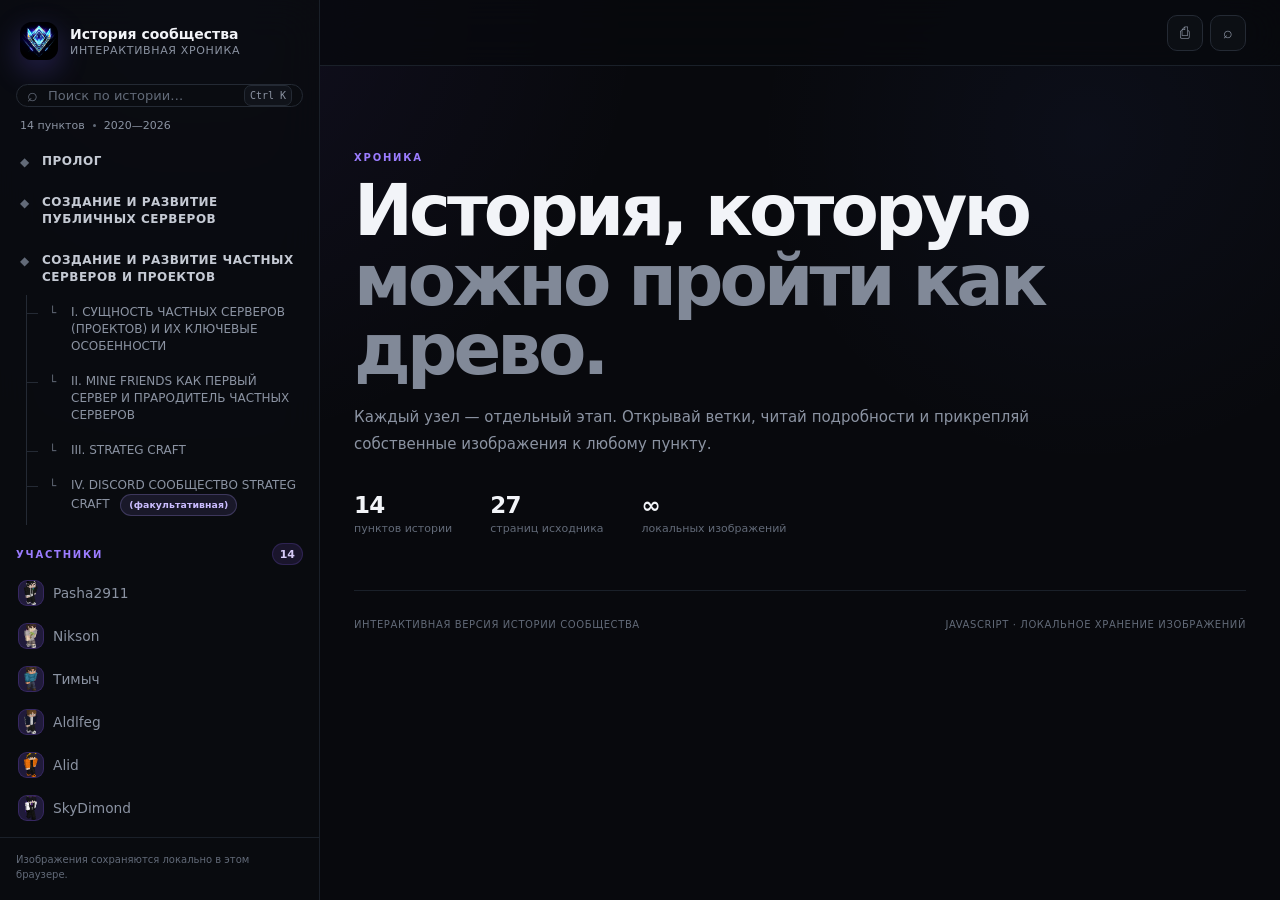
<file: index.html>
<!doctype html>
<html lang="ru">
<head>
  <meta charset="UTF-8">
  <meta name="viewport" content="width=device-width, initial-scale=1.0">
  <meta name="color-scheme" content="dark">
  <meta name="description" content="Интерактивная история сообщества — древо событий и архив воспоминаний.">
  <title>История сообщества</title>
  <link rel="stylesheet" href="style.css">
<link rel="icon" href="images/ServerLogo.png" type="image/png"/>

</head>
<body>
  <div class="app-shell">
    <aside class="sidebar" id="sidebar">
      <div class="brand">
        <div class="brand-mark"><img src="images/ServerLogo.png" alt="Логотип сообщества"></div>
        <div>
          <div class="brand-title">История сообщества</div>
          <div class="brand-subtitle">интерактивная хроника</div>
        </div>
      </div>

      <div class="search-wrap">
        <span class="search-icon">⌕</span>
        <input id="searchInput" type="search" placeholder="Поиск по истории…" autocomplete="off">
        <kbd>Ctrl K</kbd>
      </div>

      <div class="sidebar-meta">
        <span id="nodeCount">0 пунктов</span>
        <span class="dot"></span>
        <span>2020—2026</span>
      </div>

      <nav class="tree" id="tree" aria-label="Древо истории"></nav>

      <section class="people-nav" aria-label="Участники истории">
        <div class="people-nav-head">
          <span class="section-label">УЧАСТНИКИ</span>
          <span class="people-count" id="peopleCount">0</span>
        </div>
        <div class="people-list" id="peopleList"></div>
      </section>

      <div class="sidebar-footer">
        <button class="ghost-btn" id="mobileClose" type="button">Закрыть</button>
        <div class="storage-note">Изображения сохраняются локально в этом браузере.</div>
      </div>
    </aside>

    <main class="main">
      <header class="topbar">
        <button class="icon-btn mobile-only" id="mobileOpen" type="button" aria-label="Открыть меню">☰</button>
        <div class="breadcrumbs" id="breadcrumbs"></div>
        <div class="top-actions">
          <button class="icon-btn" id="printBtn" type="button" title="Печать выбранного пункта">⎙</button>
          <button class="icon-btn" id="focusSearch" type="button" title="Поиск">⌕</button>
        </div>
      </header>

      <div class="progress-line"><span id="progressBar"></span></div>

      <section class="hero" id="hero">
        <div class="hero-eyebrow">ХРОНИКА</div>
        <h1>История, которую<br><span>можно пройти как древо.</span></h1>
        <p>Каждый узел — отдельный этап. Открывай ветки, читай подробности и прикрепляй собственные изображения к любому пункту.</p>
        <div class="hero-stats">
          <div><strong id="heroNodes">0</strong><span>пунктов истории</span></div>
          <div><strong>27</strong><span>страниц исходника</span></div>
          <div><strong>∞</strong><span>локальных изображений</span></div>
        </div>
      </section>

      <section class="reader hidden" id="reader">
        <div class="reader-head">
          <div>
            <div class="section-label" id="readerLabel">ГЛАВА</div>
            <h2 id="readerTitle"></h2>
            <p id="readerSubtitle" class="reader-subtitle"></p>
          </div>
          <div class="reader-head-actions">
            <button class="ghost-btn back-btn hidden" id="backToStory" type="button">← К истории</button>
            <button class="primary-btn" id="uploadBtn" type="button">＋ Добавить изображения</button>
          </div>
          <input id="imageInput" type="file" accept="image/*" multiple hidden>
        </div>

        <div class="chapter-body" id="chapterBody"></div>

        <section class="media-block">
          <div class="media-head">
            <div>
              <div class="section-label">МЕДИА</div>
              <h3>Изображения этого пункта</h3>
            </div>
            <span class="image-count" id="imageCount">0</span>
          </div>
          <div class="drop-zone" id="dropZone">
            <div class="drop-icon">↥</div>
            <div><strong>Перетащите изображения сюда</strong><span>или нажмите, чтобы выбрать файлы</span></div>
          </div>
          <div class="gallery" id="gallery"></div>
        </section>
      </section>

      <section class="empty-state" id="emptyState">
        <div class="empty-icon">⌕</div>
        <h2>Ничего не найдено</h2>
        <p>Попробуйте изменить запрос поиска.</p>
      </section>

      <footer class="site-footer">
        <span>Интерактивная версия истории сообщества</span>
        <span>JavaScript · локальное хранение изображений</span>
      </footer>
    </main>
  </div>

  <div class="toast" id="toast" role="status" aria-live="polite"></div>

  <script src="story-data.js"></script>
  <script src="people-data.js"></script>
  <script src="app.js"></script>
</body>
</html>
</file>
<file: style.css>
:root {
  --bg: #08090d;
  --panel: #0d0f14;
  --panel-2: #11141b;
  --card: #11151c;
  --line: #242a34;
  --line-soft: #1a2029;
  --text: #f2f4f8;
  --muted: #8b93a2;
  --muted-2: #626a78;
  --accent: #9b7cff;
  --accent-2: #6e5ae7;
  --accent-soft: rgba(155, 124, 255, .12);
  --shadow: 0 18px 55px rgba(0, 0, 0, .35);
  --radius: 18px;
}

* { box-sizing: border-box; }
html { scroll-behavior: smooth; }
body {
  margin: 0;
  background:
    radial-gradient(circle at 15% 0%, rgba(125, 91, 255, .08), transparent 32%),
    radial-gradient(circle at 85% 15%, rgba(88, 118, 255, .05), transparent 25%),
    var(--bg);
  color: var(--text);
  font-family: Inter, ui-sans-serif, system-ui, -apple-system, BlinkMacSystemFont, "Segoe UI", sans-serif;
}
button, input { font: inherit; }
button { color: inherit; }

.app-shell { min-height: 100vh; display: grid; grid-template-columns: 320px minmax(0, 1fr); }
.sidebar {
  position: sticky;
  top: 0;
  height: 100vh;
  border-right: 1px solid var(--line-soft);
  background: rgba(10, 12, 17, .86);
  backdrop-filter: blur(20px);
  display: flex;
  flex-direction: column;
  overflow: hidden;
  z-index: 30;
}
.brand { display:flex; align-items:center; gap:12px; padding:22px 20px 16px; }
.brand-mark {
  width: 38px; height: 38px; flex: 0 0 38px; overflow: hidden;
  display: grid; place-items: center; border-radius: 12px;
  background: #080914; box-shadow: 0 10px 30px rgba(111, 90, 231, .3);
}
.brand-mark img { width: 100%; height: 100%; display: block; object-fit: cover; }
/* legacy logo text styles replaced by image */
.brand-mark-legacy {
  width: 38px; height: 38px; display:grid; place-items:center;
  border-radius: 12px;
  background: linear-gradient(135deg, var(--accent), var(--accent-2));
  color: white; font-weight: 800; box-shadow: 0 10px 30px rgba(111, 90, 231, .3);
}
.brand-title { font-size: 14px; font-weight: 750; }
.brand-subtitle { font-size: 11px; color: var(--muted); margin-top: 2px; letter-spacing: .06em; text-transform: uppercase; }

.search-wrap {
  margin: 8px 16px 12px;
  height: 42px;
  border: 1px solid var(--line);
  background: #0a0c11;
  border-radius: 12px;
  display: flex; align-items:center; gap: 8px; padding: 0 10px;
}
.search-wrap:focus-within { border-color: rgba(155,124,255,.55); box-shadow: 0 0 0 3px rgba(155,124,255,.08); }
.search-icon { color: var(--muted-2); font-size: 18px; line-height: 1; transform: translateY(-1px); }
.search-wrap input { flex:1; min-width:0; background:transparent; border:0; outline:0; color:var(--text); font-size:13px; }
.search-wrap input::placeholder { color: var(--muted-2); }
kbd { border:1px solid var(--line); background:#10131a; color:var(--muted); border-radius:7px; font-size:10px; padding:4px 5px; }

.sidebar-meta { display:flex; align-items:center; gap:8px; padding:0 20px 12px; font-size:11px; color:var(--muted); }
.dot { width:3px; height:3px; background:var(--muted-2); border-radius:99px; }
.tree { overflow:auto; padding: 0 10px 20px; }
.tree::-webkit-scrollbar { width: 5px; }
.tree::-webkit-scrollbar-thumb { background: #222734; border-radius: 9px; }
.tree-node { position:relative; }
.tree-group + .tree-group { margin-top: 6px; }
.tree-row {
  position:relative; display:flex; align-items:flex-start; gap:8px; width:100%; text-align:left;
  border:0; background:transparent; padding:9px 10px; border-radius:11px; cursor:pointer;
  color:var(--muted); transition:.18s ease;
}
.tree-row:hover { color: var(--text); background:#12161e; }
.tree-row.active { background:var(--accent-soft); color:#fff; }
.tree-row.group { color:#c5cad4; font-weight:700; font-size:11px; letter-spacing:.045em; text-transform:uppercase; }
.tree-icon { width:14px; flex:0 0 14px; color:var(--muted-2); font-size:12px; padding-top:2px; }
.tree-row.active .tree-icon { color:var(--accent); }
.tree-title { font-size:12px; line-height:1.42; }
.optional-label {
  display: inline-flex;
  align-items: center;
  margin-left: 7px;
  padding: 3px 8px;
  border: 1px solid rgba(180, 160, 255, .24);
  border-radius: 999px;
  background: rgba(142, 120, 230, .12);
  color: #cbbdff;
  font-size: .78em;
  font-weight: 650;
  letter-spacing: .01em;
  vertical-align: middle;
  white-space: nowrap;
}

.reader-title .optional-label,
#readerTitle .optional-label {
  padding: 4px 10px;
  font-size: .48em;
  transform: translateY(-2px);
}

@media (max-width: 700px) {
  .optional-label {
    margin-left: 5px;
    padding: 2px 6px;
    font-size: .72em;
  }
  #readerTitle .optional-label {
    display: inline-flex;
    font-size: .44em;
  }
}

.tree-children { margin-left: 16px; padding-left: 12px; border-left:1px solid var(--line); position:relative; }
.tree-children .tree-row::before { content:""; position:absolute; left:-13px; top:18px; width:12px; height:1px; background:var(--line); }
.tree-match { color:var(--accent); }

.sidebar-footer { margin-top:auto; padding:14px 16px 18px; border-top:1px solid var(--line-soft); }
.storage-note { font-size:10px; line-height:1.5; color:var(--muted-2); }
.ghost-btn { border:0; background:transparent; color:var(--muted); padding:0; font-size:12px; margin-bottom:10px; cursor:pointer; display:none; }

.main { min-width:0; }
.topbar {
  position:sticky; top:0; z-index:20; height:66px; display:flex; align-items:center; justify-content:space-between;
  padding:0 34px; border-bottom:1px solid var(--line-soft); background:rgba(8,9,13,.72); backdrop-filter:blur(18px);
}
.breadcrumbs { min-width:0; color:var(--muted); font-size:12px; overflow:hidden; text-overflow:ellipsis; white-space:nowrap; }
.breadcrumbs b { color:var(--text); font-weight:650; }
.top-actions { display:flex; gap:7px; }
.icon-btn { width:36px; height:36px; border:1px solid var(--line); background:#0c0f14; border-radius:10px; cursor:pointer; color:var(--muted); }
.icon-btn:hover { color:var(--text); border-color:#3a4150; }
.mobile-only { display:none; }
.progress-line { height:2px; background:transparent; }
.progress-line span { display:block; width:0; height:100%; background:linear-gradient(90deg,var(--accent),#c3aaff); transition:width .1s linear; }

.hero, .reader, .empty-state, .site-footer { width:min(1120px, calc(100% - 68px)); margin-inline:auto; }
.hero { padding:84px 0 55px; }
.hero-eyebrow, .section-label { font-size:10px; font-weight:800; letter-spacing:.18em; color:var(--accent); text-transform:uppercase; }
.hero h1 { margin:14px 0 18px; font-size:clamp(42px,5.5vw,82px); line-height:.99; letter-spacing:-.055em; }
.hero h1 span { color:#818998; }
.hero p { max-width:690px; color:var(--muted); font-size:15px; line-height:1.8; margin:0; }
.hero-stats { display:flex; gap:38px; margin-top:34px; }
.hero-stats div { display:flex; flex-direction:column; gap:4px; }
.hero-stats strong { font-size:23px; letter-spacing:-.03em; }
.hero-stats span { color:var(--muted-2); font-size:11px; }

.reader { padding: 10px 0 80px; }
.reader-head { display:grid; grid-template-columns:minmax(0,1fr) auto; gap:25px; align-items:end; padding: 22px 0 30px; border-bottom:1px solid var(--line-soft); }
.reader-head h2 { margin:8px 0 0; font-size:clamp(27px,3vw,47px); line-height:1.04; letter-spacing:-.04em; max-width:840px; }
.reader-subtitle { margin:9px 0 0; color:var(--muted); font-size:13px; }
.primary-btn { border:0; background:var(--text); color:#08090d; border-radius:11px; padding:12px 15px; cursor:pointer; font-weight:750; font-size:12px; white-space:nowrap; }
.primary-btn:hover { transform:translateY(-1px); }
.chapter-body { padding: 34px 0 14px; }
.chapter-body p { max-width: 840px; font-size:15px; line-height:1.9; color:#c8cdd7; margin:0 0 20px; }
.chapter-body .quote { padding-left:18px; border-left:2px solid var(--accent); color:#d9dce4; }
.inline-list { max-width:840px; display:grid; gap:10px; margin: 0 0 23px; }
.list-item { position:relative; padding:14px 16px 14px 48px; border:1px solid var(--line-soft); background:linear-gradient(180deg,#10131a,#0e1117); border-radius:12px; color:#cfd4dc; line-height:1.7; font-size:14px; }
.list-index { position:absolute; left:15px; top:14px; width:22px; height:22px; border-radius:7px; display:grid; place-items:center; background:var(--accent-soft); color:var(--accent); font-size:11px; font-weight:800; }

.media-block { margin-top:32px; padding-top:27px; border-top:1px solid var(--line-soft); max-width:1000px; }
.media-head { display:flex; justify-content:space-between; align-items:end; }
.media-head h3 { margin:7px 0 0; font-size:22px; letter-spacing:-.03em; }
.image-count { min-width:28px; height:28px; padding:0 7px; border-radius:8px; display:grid; place-items:center; background:#11151c; border:1px solid var(--line); color:var(--muted); font-size:11px; }
.drop-zone { margin-top:18px; border:1px dashed #353d4b; background:#0d1016; border-radius:15px; min-height:88px; display:flex; align-items:center; gap:14px; padding:18px; color:var(--muted); cursor:pointer; transition:.18s; }
.drop-zone:hover, .drop-zone.dragover { border-color:var(--accent); background:var(--accent-soft); }
.drop-zone strong { display:block; color:var(--text); font-size:13px; margin-bottom:3px; }
.drop-zone span { display:block; font-size:11px; }
.drop-icon { width:38px; height:38px; border-radius:10px; display:grid; place-items:center; background:#141923; color:var(--accent); font-size:20px; }
.gallery { display:grid; grid-template-columns:repeat(auto-fill,minmax(200px,1fr)); gap:12px; margin-top:14px; }
.image-card { position:relative; aspect-ratio:4/3; overflow:hidden; border-radius:14px; border:1px solid var(--line); background:#0d1015; box-shadow:var(--shadow); }
.image-card img { width:100%; height:100%; object-fit:cover; display:block; }
.image-card button { position:absolute; top:9px; right:9px; width:32px; height:32px; border:0; border-radius:9px; background:rgba(5,7,10,.72); color:#fff; cursor:pointer; opacity:0; transition:.15s; }
.image-card:hover button { opacity:1; }
.image-empty { padding:22px 0 4px; color:var(--muted-2); font-size:12px; }

.empty-state { display:none; padding:120px 0; text-align:center; }
.empty-icon { width:52px; height:52px; margin:0 auto 15px; border-radius:15px; display:grid; place-items:center; background:#11151c; border:1px solid var(--line); color:var(--accent); font-size:25px; }
.empty-state h2 { margin:0 0 7px; font-size:26px; }
.empty-state p { margin:0; color:var(--muted); font-size:13px; }
.hidden { display:none !important; }
.site-footer { padding:28px 0 35px; border-top:1px solid var(--line-soft); display:flex; justify-content:space-between; gap:20px; color:var(--muted-2); font-size:10px; text-transform:uppercase; letter-spacing:.06em; }
.toast { position:fixed; left:50%; bottom:22px; transform:translate(-50%,20px); opacity:0; pointer-events:none; z-index:100; background:#f3f4f6; color:#0b0c10; border-radius:11px; padding:10px 13px; font-size:12px; font-weight:700; transition:.2s; }
.toast.show { opacity:1; transform:translate(-50%,0); }

@media (max-width: 900px) {
  .app-shell { grid-template-columns:1fr; }
  .sidebar { position:fixed; left:-100%; width:min(340px,92vw); box-shadow:25px 0 70px rgba(0,0,0,.55); transition:left .2s ease; }
  .sidebar.open { left:0; }
  .mobile-only { display:inline-grid; place-items:center; }
  .ghost-btn { display:block; }
  .topbar { padding:0 18px; }
  .hero, .reader, .empty-state, .site-footer { width:min(100% - 36px, 1120px); }
  .hero { padding-top:55px; }
  .reader-head { grid-template-columns:1fr; }
  .primary-btn { justify-self:start; }
  .site-footer { flex-direction:column; }
}

@media (max-width: 560px) {
  .hero h1 { font-size:43px; }
  .hero-stats { gap:18px; flex-wrap:wrap; }
  .chapter-body p { font-size:14px; line-height:1.8; }
  .gallery { grid-template-columns:1fr 1fr; }
  .image-card { border-radius:12px; }
}

@media print {
  body { background:white; color:#111; }
  .sidebar, .topbar, .progress-line, .media-block, .site-footer, .primary-btn { display:none !important; }
  .hero { display:none; }
  .reader { width:100%; }
  .reader-head { border:0; }
  .chapter-body p { color:#111; }
}


/* Participant profiles */
.reader-head-actions {
  display: flex;
  gap: 10px;
  align-items: center;
  justify-content: flex-end;
  flex-wrap: wrap;
}
.back-btn { white-space: nowrap; }
.person-link {
  color: #b9a5ff;
  text-decoration: none;
  border-bottom: 1px solid rgba(185,165,255,.35);
  transition: color .18s ease, border-color .18s ease, background .18s ease;
  border-radius: 5px;
  padding: 0 2px;
}
.person-link:hover {
  color: #e7ddff;
  border-color: rgba(231,221,255,.75);
  background: rgba(150,110,255,.10);
}
.person-title-mark { color: #cbbcff; }
.person-profile {
  display: grid;
  grid-template-columns: 92px minmax(0, 1fr);
  gap: 24px;
  align-items: start;
  padding: 26px;
  border: 1px solid var(--line, rgba(255,255,255,.08));
  border-radius: 18px;
  background: linear-gradient(145deg, rgba(145, 100, 255, .10), rgba(255,255,255,.025));
}
.person-profile-avatar {
  width: 92px;
  height: 92px;
  border-radius: 26px;
  overflow: hidden;
  display: grid;
  place-items: center;
  background: linear-gradient(145deg, rgba(145,100,255,.45), rgba(93,70,145,.32));
  border: 1px solid rgba(200,180,255,.24);
  box-shadow: 0 18px 35px rgba(0,0,0,.22);
}
.person-profile-avatar img {
  display: block;
  width: 100%;
  height: 100%;
  object-fit: cover;
}
.person-profile-copy p { margin-bottom: 0; }
.person-source-note {
  margin-top: 18px;
  padding: 12px 15px;
  border-left: 3px solid rgba(178,151,255,.72);
  color: var(--muted, #999);
  font-size: .88rem;
  background: rgba(255,255,255,.025);
  border-radius: 0 10px 10px 0;
}
.people-nav {
  margin-top: 18px;
  padding: 0 10px 14px;
}
.people-nav-head {
  display:flex;
  align-items:center;
  justify-content:space-between;
  margin: 0 6px 8px;
}
.people-count {
  min-width: 26px;
  height: 22px;
  padding: 0 7px;
  border-radius: 999px;
  display:grid;
  place-items:center;
  font-size: 11px;
  font-weight: 700;
  color: #d6cbf7;
  background: rgba(145,100,255,.12);
  border: 1px solid rgba(145,100,255,.18);
}
.people-list { display:flex; flex-direction:column; gap:3px; max-height: 250px; overflow:auto; padding-right: 3px; }
.person-nav-row {
  display:flex;
  align-items:center;
  gap:9px;
  text-decoration:none;
  color: var(--muted, #aaa);
  padding: 7px 8px;
  border-radius: 10px;
  font-size: .86rem;
  transition: background .18s ease, color .18s ease, transform .18s ease;
}
.person-nav-row:hover, .person-nav-row.active {
  color: #eee9ff;
  background: rgba(145,100,255,.10);
}
.person-nav-row:hover { transform: translateX(2px); }
.person-avatar {
  width: 26px;
  height: 26px;
  border-radius: 9px;
  display: block;
  flex: 0 0 26px;
  object-fit: cover;
  background: rgba(145,100,255,.18);
  border: 1px solid rgba(145,100,255,.20);
}
@media (max-width: 720px) {
  .reader-head-actions { width: 100%; justify-content: flex-start; }
  .person-profile { grid-template-columns: 1fr; }
  .person-profile-avatar { width: 76px; height: 76px; border-radius: 22px; }
}


/* Static images for participant profiles */
.drop-zone.static-person-image {
  padding: 0; min-height: 0; display: block; overflow: hidden; cursor: default;
  border-style: solid; border-color: var(--line); background: #0d1016;
}
.participant-fixed-image { display: block; width: 100%; max-height: 520px; object-fit: contain; border-radius: 14px; }
.participant-image-placeholder { min-height: 150px; padding: 28px; display: flex; flex-direction: column; justify-content: center; gap: 8px; color: var(--muted); text-align: center; }
.participant-image-placeholder strong { color: var(--text); font-size: 14px; }
.participant-image-placeholder span { font-size: 12px; line-height: 1.6; overflow-wrap: anywhere; }
</file>
